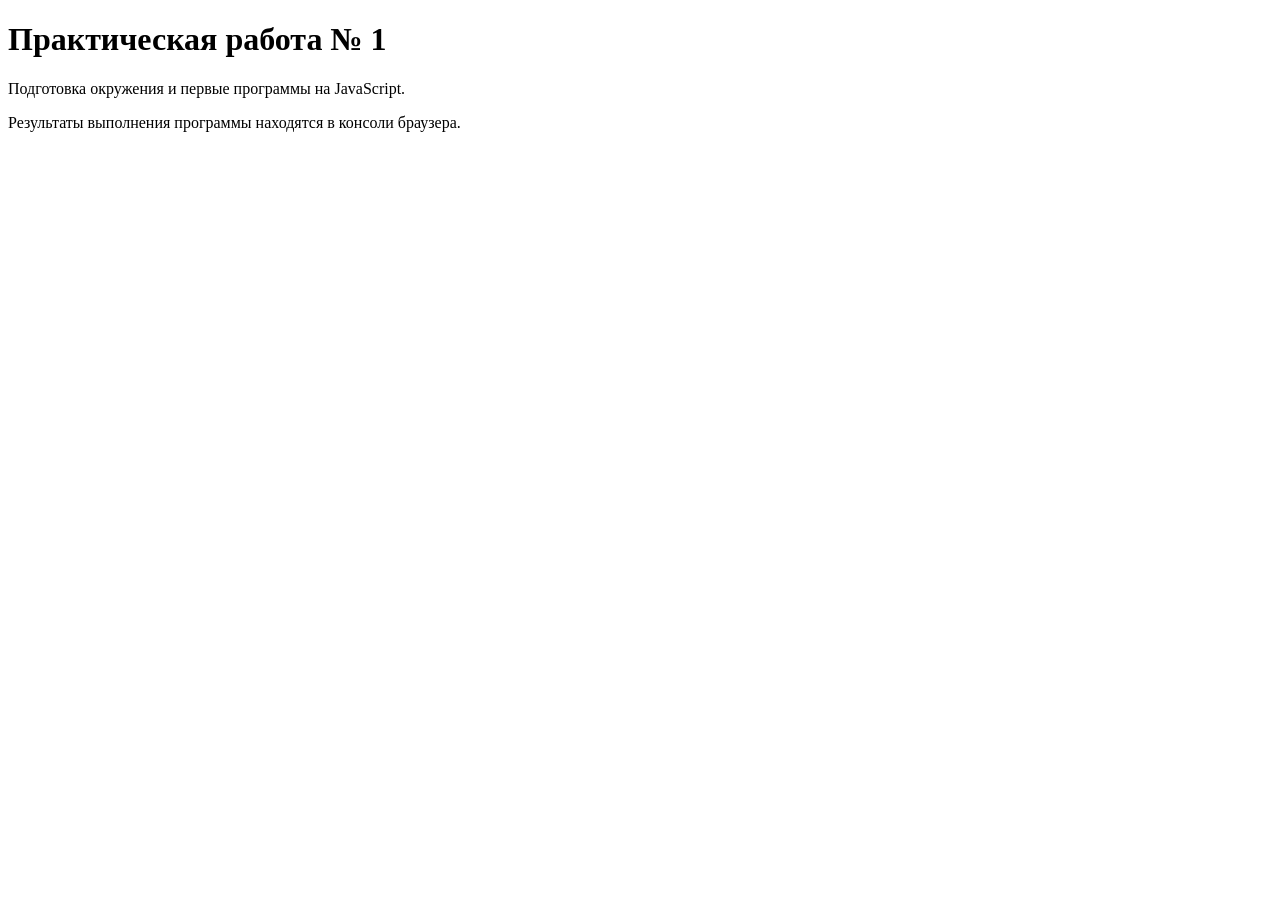
<file: practice-01/index.html>
<!doctype html>
<html lang="ru">
  <head>
    <meta charset="UTF-8" />
    <meta name="viewport" content="width=device-width, initial-scale=1.0" />
    <title>ПР1 — JavaScript</title>
    <script src="./js/hello.js" defer></script>
  </head>
  <body>
    <main>
      <script src="./js/debug.js" defer></script>
      <h1>Практическая работа № 1</h1>
      <p>Подготовка окружения и первые программы на JavaScript.</p>
      <p>Результаты выполнения программы находятся в консоли браузера.</p>
    </main>
  </body>
</html>
</file>
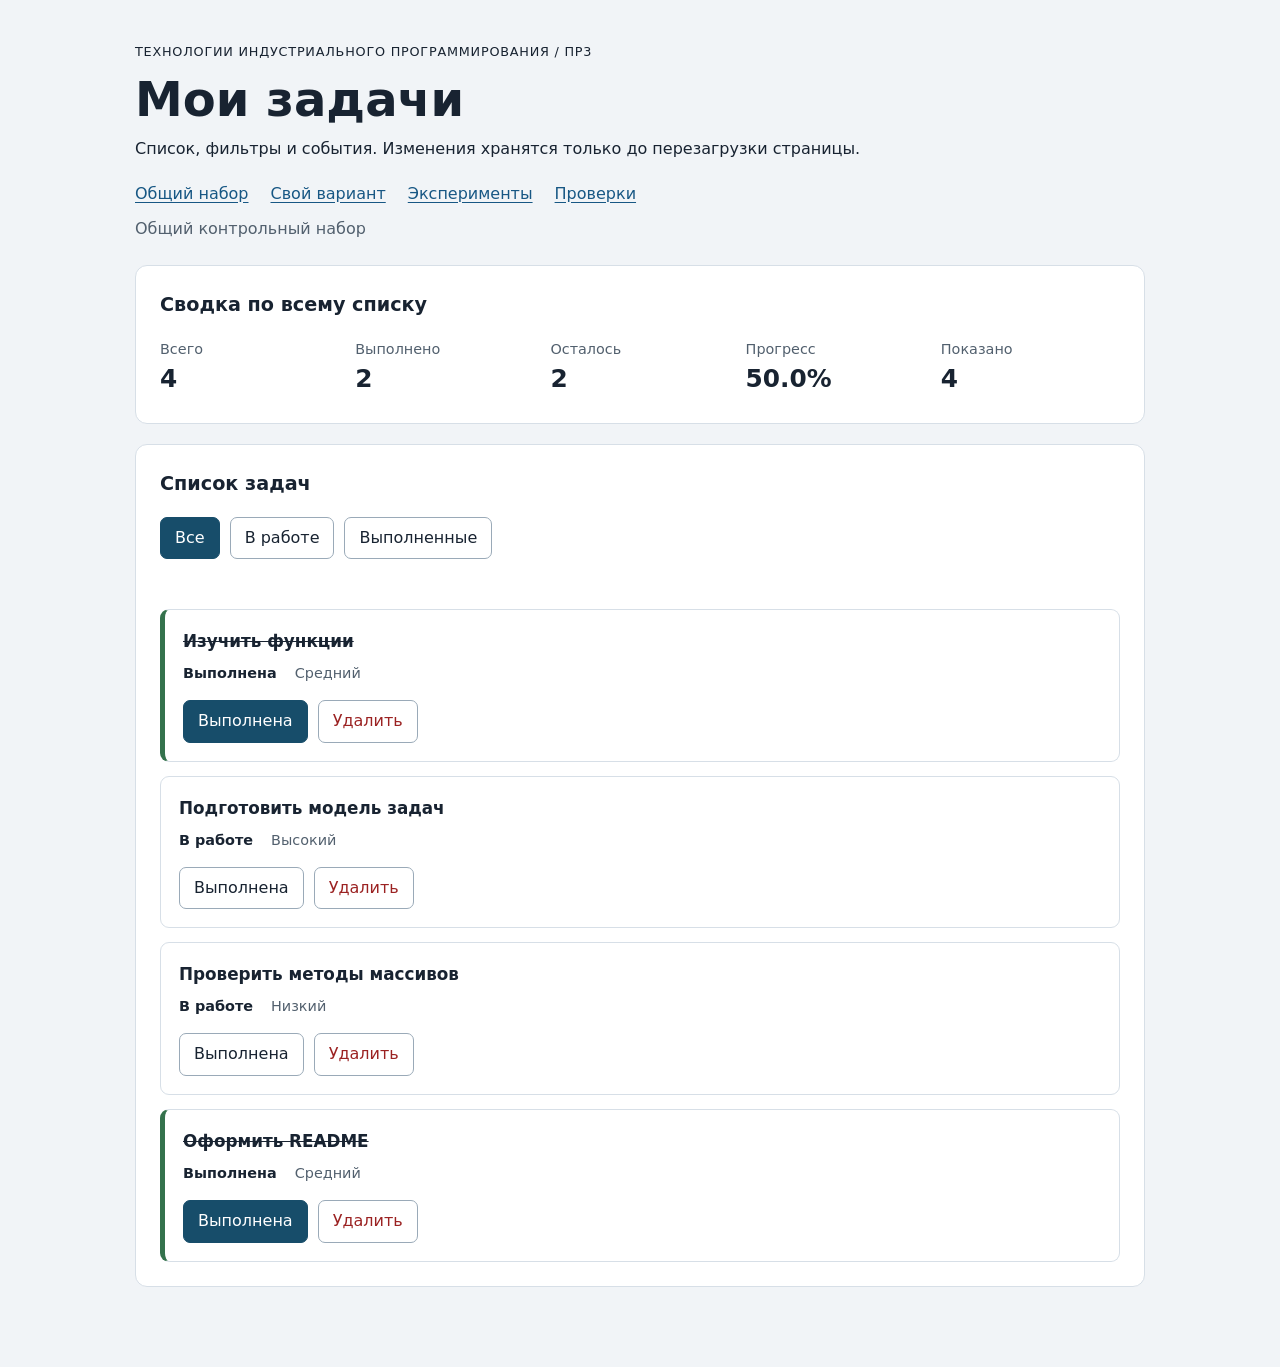
<file: practice-03/index.html>
<!doctype html>
<html lang="ru">
  <head>
    <meta charset="utf-8" />
    <meta name="viewport" content="width=device-width, initial-scale=1" />
    <title>ПР3 — Работа с DOM и событиями</title>
    <link rel="icon" href="data:," />
    <link rel="stylesheet" href="./styles.css" />
    <script type="module" src="./src/main.js"></script>
  </head>
  <body>
    <main class="page">
      <header class="page-header">
        <p class="eyebrow">Технологии индустриального программирования / ПР3</p>
        <h1>Мои задачи</h1>
        <p>
          Список, фильтры и события. Изменения хранятся только до перезагрузки
          страницы.
        </p>
        <nav class="page-links" aria-label="Учебные страницы">
          <a href="./index.html">Общий набор</a>
          <a href="./index.html?dataset=variant">Свой вариант</a>
          <a href="./examples/dom-events.html">Эксперименты</a>
          <a href="./checks.html">Проверки</a>
        </nav>
        <p id="dataset-label" class="muted">Набор ещё не загружен</p>
      </header>

      <section aria-labelledby="summary-heading" class="panel">
        <h2 id="summary-heading">Сводка по всему списку</h2>
        <dl id="task-summary" class="summary-grid">
          <div>
            <dt>Всего</dt>
            <dd data-stat="total">—</dd>
          </div>
          <div>
            <dt>Выполнено</dt>
            <dd data-stat="completed">—</dd>
          </div>
          <div>
            <dt>Осталось</dt>
            <dd data-stat="pending">—</dd>
          </div>
          <div>
            <dt>Прогресс</dt>
            <dd data-stat="progress">—</dd>
          </div>
          <div>
            <dt>Показано</dt>
            <dd data-stat="visible">—</dd>
          </div>
        </dl>
      </section>

      <section class="panel" aria-labelledby="list-heading">
        <h2 id="list-heading">Список задач</h2>
        <div
          id="task-filters"
          class="filters"
          role="group"
          aria-label="Фильтр по статусу"
        >
          <button
            type="button"
            data-filter="all"
            aria-pressed="true"
            class="is-active"
          >
            <span class="filter-label">Все</span>
          </button>
          <button type="button" data-filter="pending" aria-pressed="false">
            <span class="filter-label">В работе</span>
          </button>
          <button type="button" data-filter="completed" aria-pressed="false">
            <span class="filter-label">Выполненные</span>
          </button>
        </div>
        <p
          id="operation-message"
          class="operation-message"
          role="status"
          aria-live="polite"
        ></p>
        <p id="empty-message" class="empty-message" hidden></p>
        <ul id="task-list" class="task-list" aria-label="Задачи"></ul>
        <noscript
          >Для выполнения работы необходимо разрешить JavaScript в
          браузере.</noscript
        >
      </section>
    </main>
  </body>
</html>
</file>
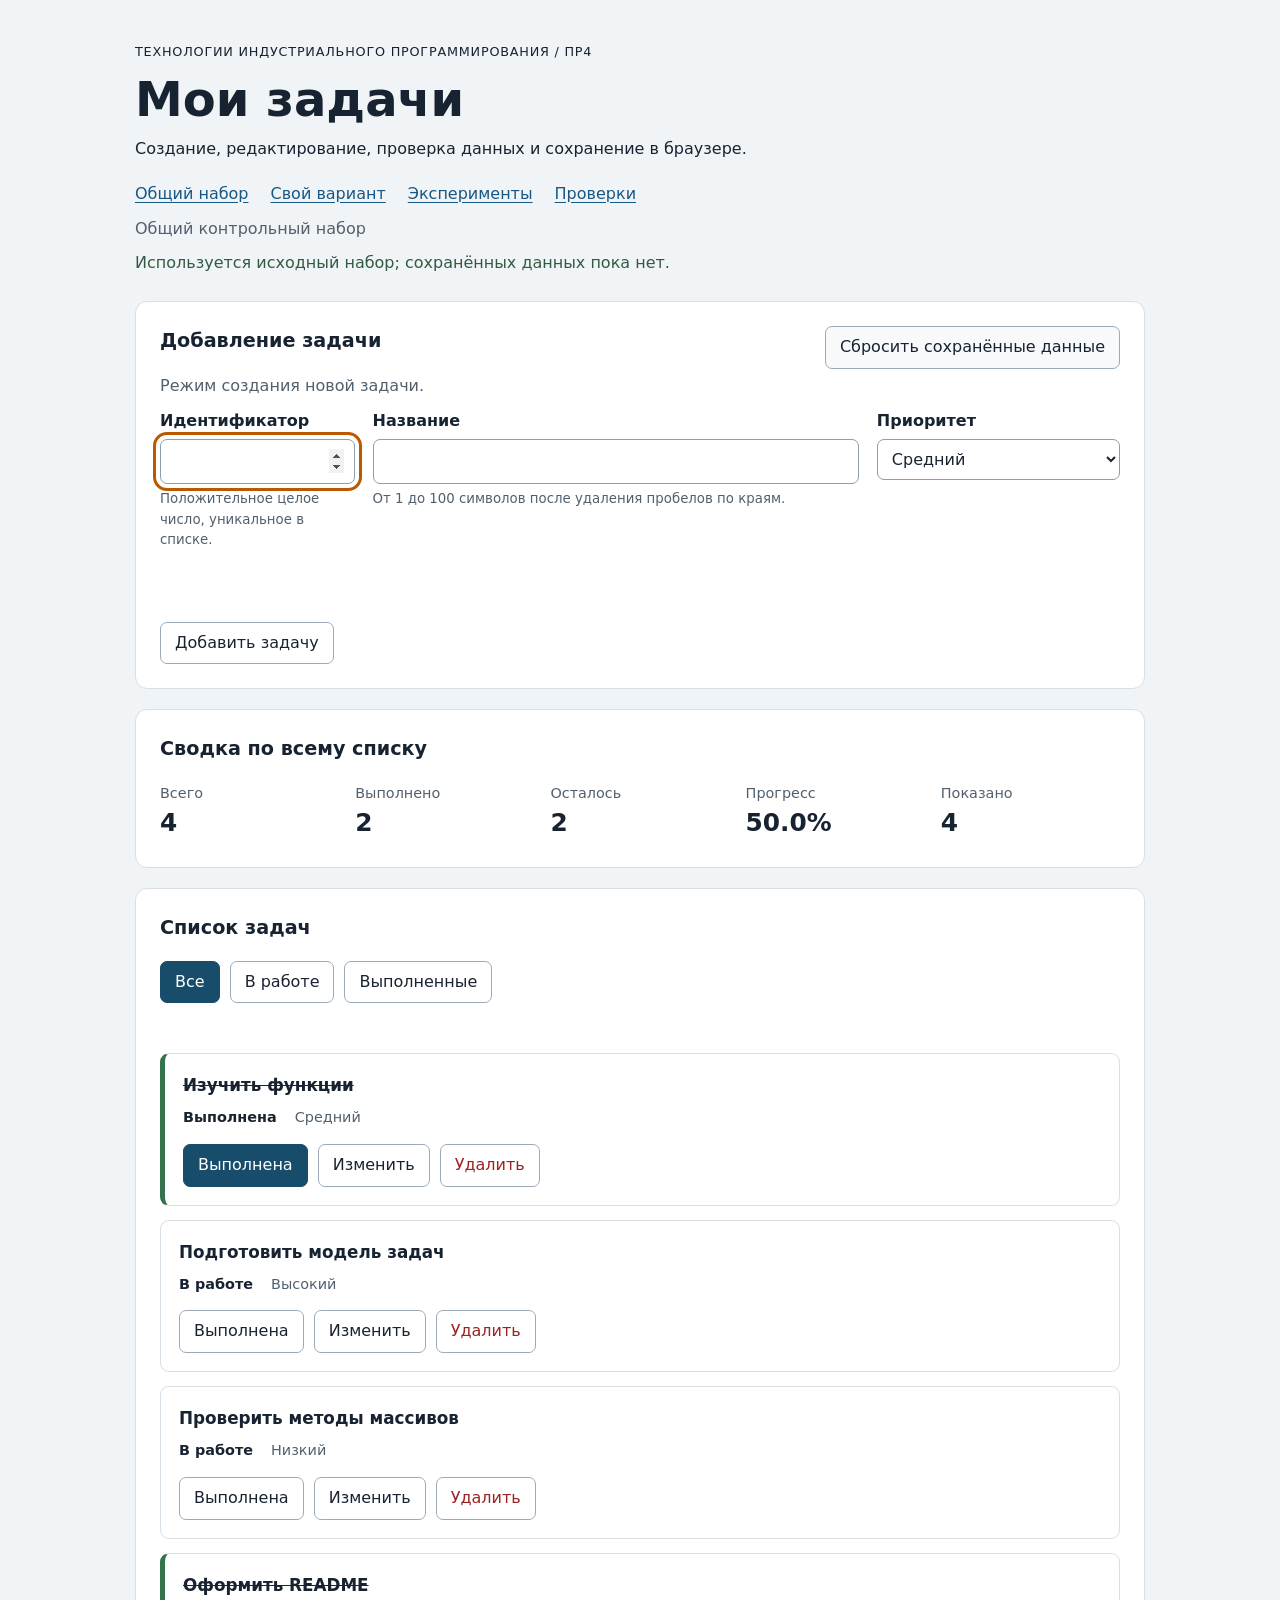
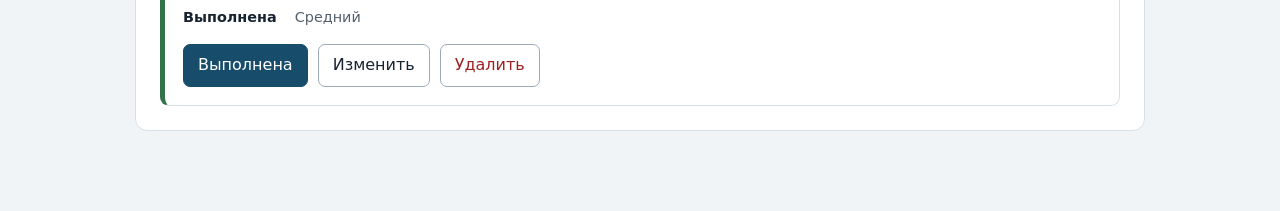
<file: practice-04/index.html>
<!doctype html>
<html lang="ru">
<head>
  <meta charset="utf-8">
  <meta name="viewport" content="width=device-width, initial-scale=1">
  <title>ПР4 — Формы, валидация и локальное хранение</title>
  <link rel="icon" href="data:,">
  <link rel="stylesheet" href="./styles.css">
  <script type="module" src="./src/main.js"></script>
</head>
<body>
  <main class="page">
    <header class="page-header">
      <p class="eyebrow">Технологии индустриального программирования / ПР4</p>
      <h1>Мои задачи</h1>
      <p>Создание, редактирование, проверка данных и сохранение в браузере.</p>
      <nav class="page-links" aria-label="Учебные страницы">
        <a href="./index.html">Общий набор</a>
        <a href="./index.html?dataset=variant">Свой вариант</a>
        <a href="./examples/forms-storage.html">Эксперименты</a>
        <a href="./checks.html">Проверки</a>
      </nav>
      <p id="dataset-label" class="muted">Набор ещё не загружен</p>
      <p id="storage-status" class="storage-status" role="status" aria-live="polite"></p>
    </header>

    <section class="panel" aria-labelledby="form-heading">
      <div class="panel-heading">
        <div>
          <h2 id="form-heading">Добавление задачи</h2>
          <p id="form-mode" class="muted">Режим создания новой задачи.</p>
        </div>
        <button id="reset-data" type="button" class="button-secondary">Сбросить сохранённые данные</button>
      </div>

      <form id="task-form">
        <div class="form-grid">
          <div class="field">
            <label for="task-id">Идентификатор</label>
            <input id="task-id" name="id" type="number" min="1" step="1" required
                   aria-describedby="task-id-hint task-id-error">
            <small id="task-id-hint">Положительное целое число, уникальное в списке.</small>
            <p id="task-id-error" class="field-error" data-error-for="id" aria-live="polite"></p>
          </div>

          <div class="field field-wide">
            <label for="task-title">Название</label>
            <input id="task-title" name="title" type="text" maxlength="100" required
                   aria-describedby="task-title-hint task-title-error">
            <small id="task-title-hint">От 1 до 100 символов после удаления пробелов по краям.</small>
            <p id="task-title-error" class="field-error" data-error-for="title" aria-live="polite"></p>
          </div>

          <div class="field">
            <label for="task-priority">Приоритет</label>
            <select id="task-priority" name="priority" required
                    aria-describedby="task-priority-error">
              <option value="medium">Средний</option>
              <option value="low">Низкий</option>
              <option value="high">Высокий</option>
            </select>
            <p id="task-priority-error" class="field-error" data-error-for="priority" aria-live="polite"></p>
          </div>
        </div>

        <p id="form-message" class="operation-message" role="status" aria-live="polite"></p>
        <div class="form-actions">
          <button id="form-submit" type="submit">Добавить задачу</button>
          <button id="cancel-edit" type="button" class="button-secondary" hidden>Отменить редактирование</button>
        </div>
      </form>
    </section>

    <section aria-labelledby="summary-heading" class="panel">
      <h2 id="summary-heading">Сводка по всему списку</h2>
      <dl id="task-summary" class="summary-grid">
        <div><dt>Всего</dt><dd data-stat="total">—</dd></div>
        <div><dt>Выполнено</dt><dd data-stat="completed">—</dd></div>
        <div><dt>Осталось</dt><dd data-stat="pending">—</dd></div>
        <div><dt>Прогресс</dt><dd data-stat="progress">—</dd></div>
        <div><dt>Показано</dt><dd data-stat="visible">—</dd></div>
      </dl>
    </section>

    <section class="panel" aria-labelledby="list-heading">
      <h2 id="list-heading">Список задач</h2>
      <div id="task-filters" class="filters" role="group" aria-label="Фильтр по статусу">
        <button type="button" data-filter="all" aria-pressed="true" class="is-active"><span class="filter-label">Все</span></button>
        <button type="button" data-filter="pending" aria-pressed="false"><span class="filter-label">В работе</span></button>
        <button type="button" data-filter="completed" aria-pressed="false"><span class="filter-label">Выполненные</span></button>
      </div>
      <p id="operation-message" class="operation-message" role="status" aria-live="polite"></p>
      <p id="empty-message" class="empty-message" hidden></p>
      <ul id="task-list" class="task-list" aria-label="Задачи"></ul>
      <noscript>Для выполнения работы необходимо разрешить JavaScript в браузере.</noscript>
    </section>
  </main>
</body>
</html>
</file>
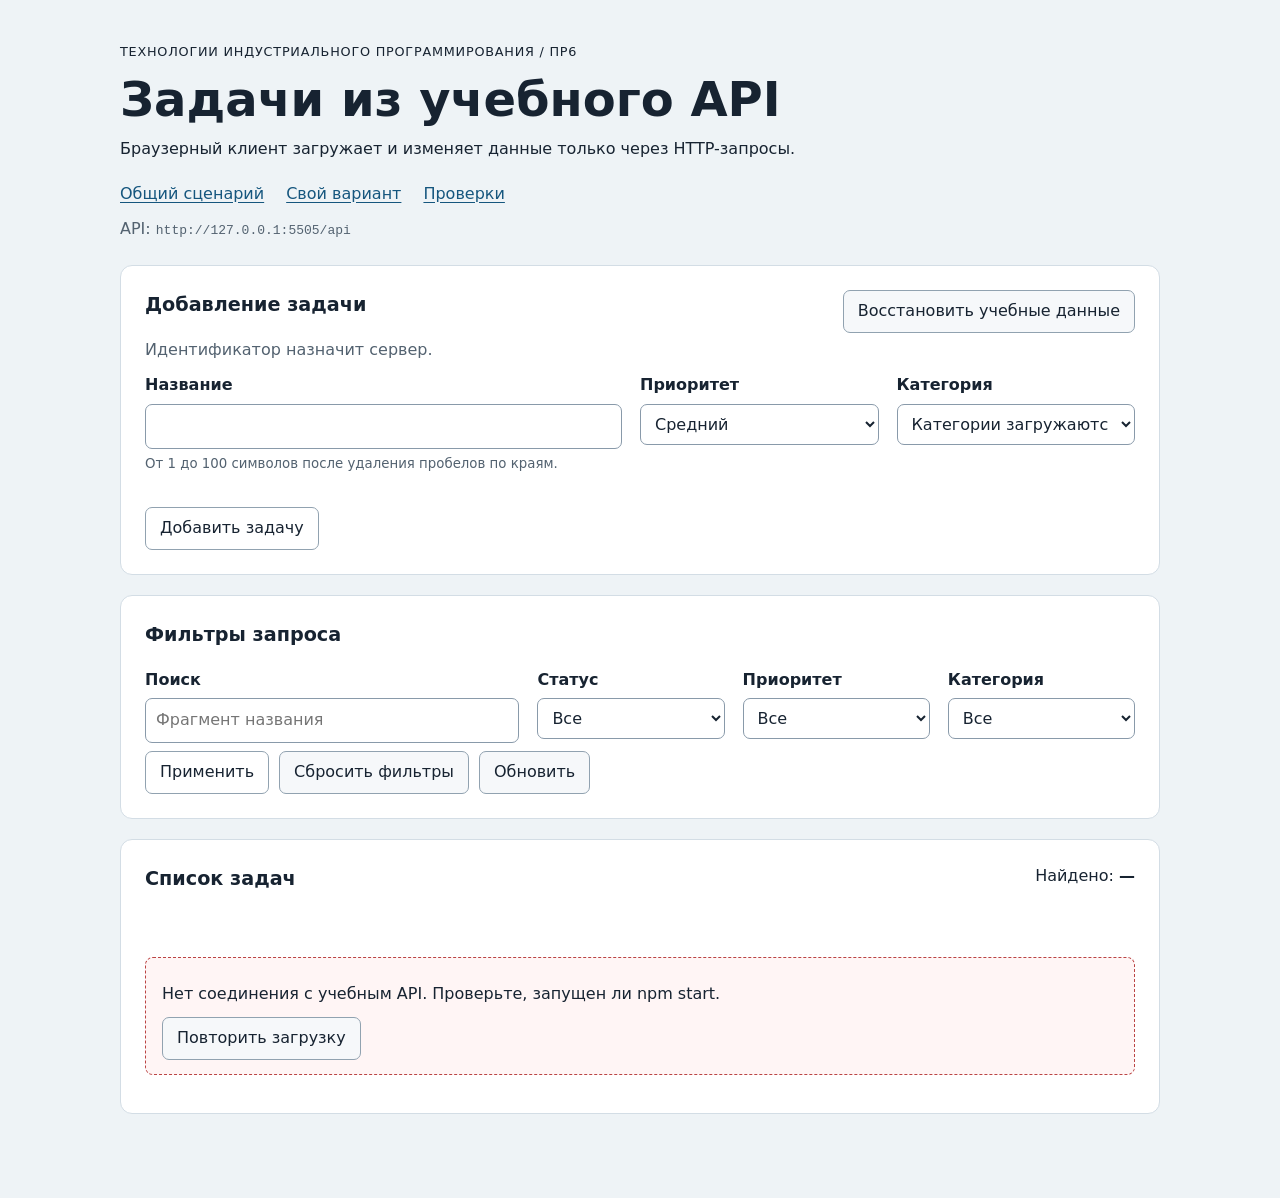
<file: practice-06/index.html>
<!doctype html>
<html lang="ru">
<head>
  <meta charset="utf-8">
  <meta name="viewport" content="width=device-width, initial-scale=1">
  <title>ПР6 — Браузерный клиент HTTP API</title>
  <link rel="icon" href="data:,">
  <link rel="stylesheet" href="./styles.css">
  <script type="module" src="./src/main.js"></script>
</head>
<body>
  <main class="page">
    <header class="page-header">
      <p class="eyebrow">Технологии индустриального программирования / ПР6</p>
      <h1>Задачи из учебного API</h1>
      <p>Браузерный клиент загружает и изменяет данные только через HTTP-запросы.</p>
      <nav class="page-links" aria-label="Учебные страницы">
        <a href="./index.html">Общий сценарий</a>
        <a href="./index.html?dataset=variant">Свой вариант</a>
        <a href="./checks.html">Проверки</a>
      </nav>
      <p class="muted">API: <code id="api-url">адрес определяется…</code></p>
    </header>

    <section class="panel" aria-labelledby="editor-heading">
      <div class="panel-heading">
        <div>
          <h2 id="editor-heading">Добавление задачи</h2>
          <p id="form-mode" class="muted">Идентификатор назначит сервер.</p>
        </div>
        <button id="reset-data" type="button" class="button-secondary">Восстановить учебные данные</button>
      </div>

      <form id="task-form" novalidate>
        <div class="form-grid">
          <div class="field field-wide">
            <label for="task-title">Название</label>
            <input id="task-title" name="title" type="text" maxlength="100" required
                   aria-describedby="task-title-hint task-title-error">
            <small id="task-title-hint">От 1 до 100 символов после удаления пробелов по краям.</small>
            <p id="task-title-error" class="field-error" data-error-for="title" aria-live="polite"></p>
          </div>

          <div class="field">
            <label for="task-priority">Приоритет</label>
            <select id="task-priority" name="priority" required
                    aria-describedby="task-priority-error">
              <option value="medium">Средний</option>
              <option value="low">Низкий</option>
              <option value="high">Высокий</option>
            </select>
            <p id="task-priority-error" class="field-error" data-error-for="priority" aria-live="polite"></p>
          </div>

          <div class="field">
            <label for="task-category">Категория</label>
            <select id="task-category" name="categoryId" required
                    aria-describedby="task-category-error">
              <option value="">Категории загружаются…</option>
            </select>
            <p id="task-category-error" class="field-error" data-error-for="categoryId" aria-live="polite"></p>
          </div>
        </div>

        <div class="form-actions">
          <button id="form-submit" type="submit">Добавить задачу</button>
          <button id="cancel-edit" type="button" class="button-secondary" hidden>Отменить редактирование</button>
        </div>
      </form>
    </section>

    <section class="panel" aria-labelledby="filters-heading">
      <h2 id="filters-heading">Фильтры запроса</h2>
      <form id="filters-form">
        <div class="filter-grid">
          <div class="field field-wide">
            <label for="filter-query">Поиск</label>
            <input id="filter-query" name="q" type="search" maxlength="100" placeholder="Фрагмент названия">
          </div>
          <div class="field">
            <label for="filter-completed">Статус</label>
            <select id="filter-completed" name="completed">
              <option value="">Все</option>
              <option value="false">В работе</option>
              <option value="true">Выполненные</option>
            </select>
          </div>
          <div class="field">
            <label for="filter-priority">Приоритет</label>
            <select id="filter-priority" name="priority">
              <option value="">Все</option>
              <option value="low">Низкий</option>
              <option value="medium">Средний</option>
              <option value="high">Высокий</option>
            </select>
          </div>
          <div class="field">
            <label for="filter-category">Категория</label>
            <select id="filter-category" name="categoryId">
              <option value="">Все</option>
            </select>
          </div>
        </div>
        <div class="form-actions">
          <button type="submit">Применить</button>
          <button id="clear-filters" type="button" class="button-secondary">Сбросить фильтры</button>
          <button id="refresh-list" type="button" class="button-secondary">Обновить</button>
        </div>
      </form>
    </section>

    <section id="list-panel" class="panel" aria-labelledby="list-heading" aria-busy="false">
      <div class="panel-heading">
        <h2 id="list-heading">Список задач</h2>
        <p class="counter">Найдено: <strong id="task-total">—</strong></p>
      </div>

      <p id="operation-message" class="operation-message" role="status" aria-live="polite"></p>
      <div id="list-state" class="list-state" role="status" aria-live="polite">
        <p data-state-message>Приложение ещё не запущено.</p>
        <button id="retry-load" type="button" class="button-secondary" hidden>Повторить загрузку</button>
      </div>
      <ul id="task-list" class="task-list" aria-label="Задачи"></ul>
      <noscript>Для выполнения работы необходимо разрешить JavaScript в браузере.</noscript>
    </section>
  </main>
</body>
</html>
</file>
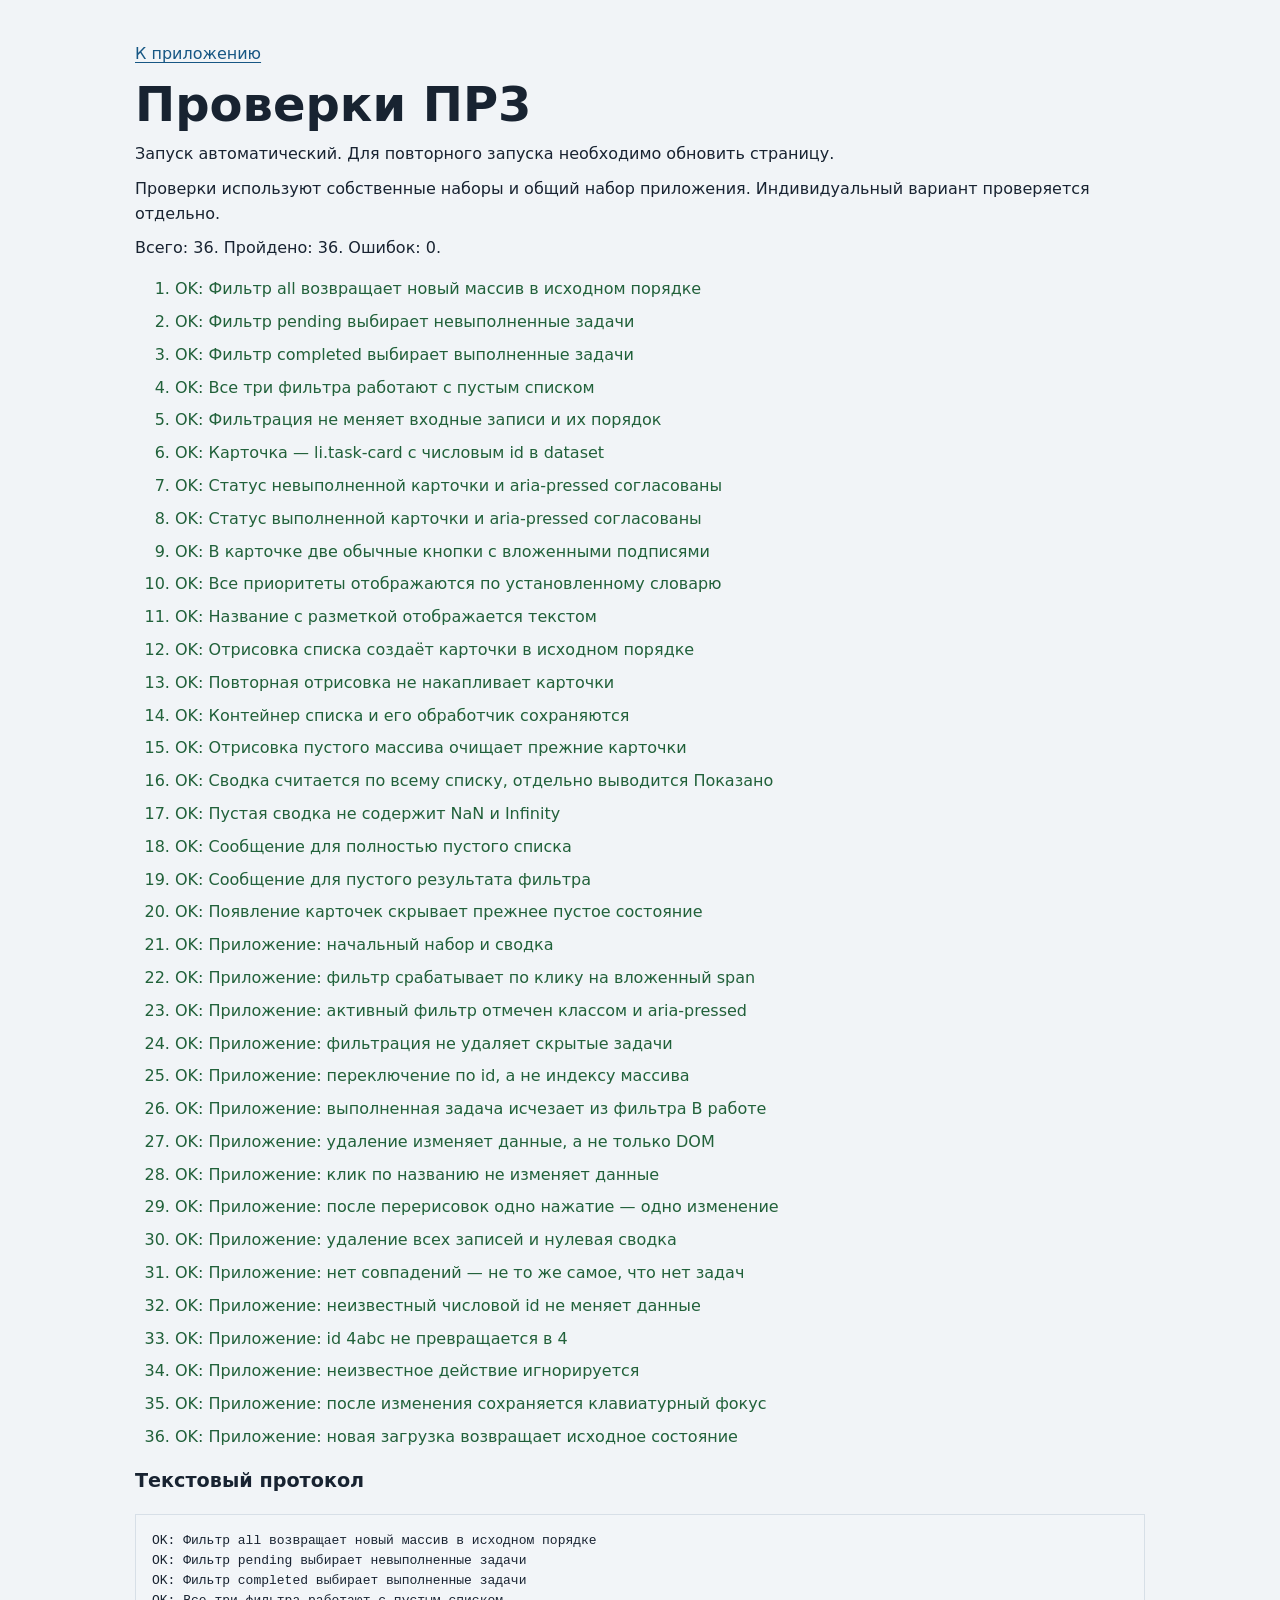
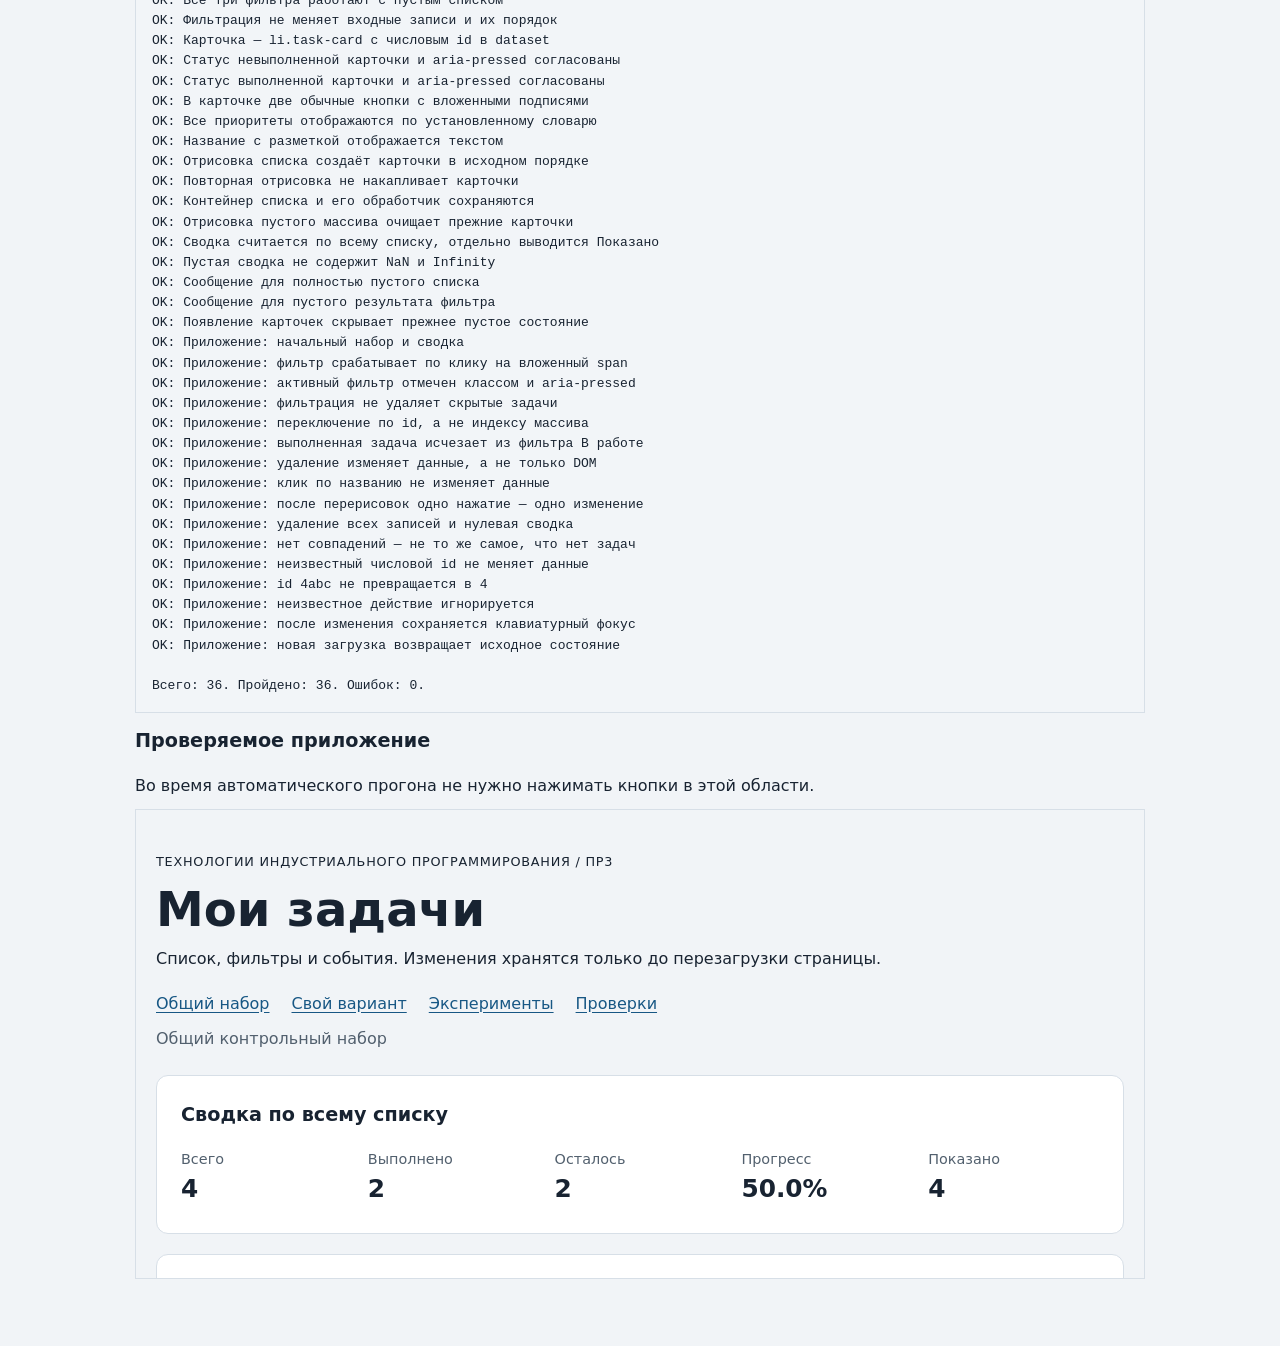
<file: practice-03/checks.html>
<!doctype html>
<html lang="ru">
  <head>
    <meta charset="utf-8" />
    <meta name="viewport" content="width=device-width, initial-scale=1" />
    <title>ПР3 — Проверки интерфейса</title>
    <link rel="icon" href="data:," />
    <link rel="stylesheet" href="./styles.css" />
    <script type="module" src="./checks/browser.checks.js"></script>
  </head>
  <body>
    <main class="page">
      <p><a href="./index.html">К приложению</a></p>
      <h1>Проверки ПР3</h1>
      <p>
        Запуск автоматический. Для повторного запуска необходимо обновить
        страницу.
      </p>
      <p>
        Проверки используют собственные наборы и общий набор приложения.
        Индивидуальный вариант проверяется отдельно.
      </p>
      <p id="check-summary" role="status">
        Проверки не завершены. Если сообщение не меняется, необходимо открыть
        Console и проверить ошибки импорта.
      </p>
      <ol id="check-results" class="check-list"></ol>
      <h2>Текстовый протокол</h2>
      <pre id="check-log"></pre>
      <h2>Проверяемое приложение</h2>
      <p>
        Во время автоматического прогона не нужно нажимать кнопки в этой
        области.
      </p>
      <iframe
        id="test-frame"
        class="test-preview"
        title="Приложение для автоматических проверок"
      ></iframe>
      <div id="test-fixture" class="test-fixture" aria-hidden="true"></div>
    </main>
  </body>
</html>
</file>
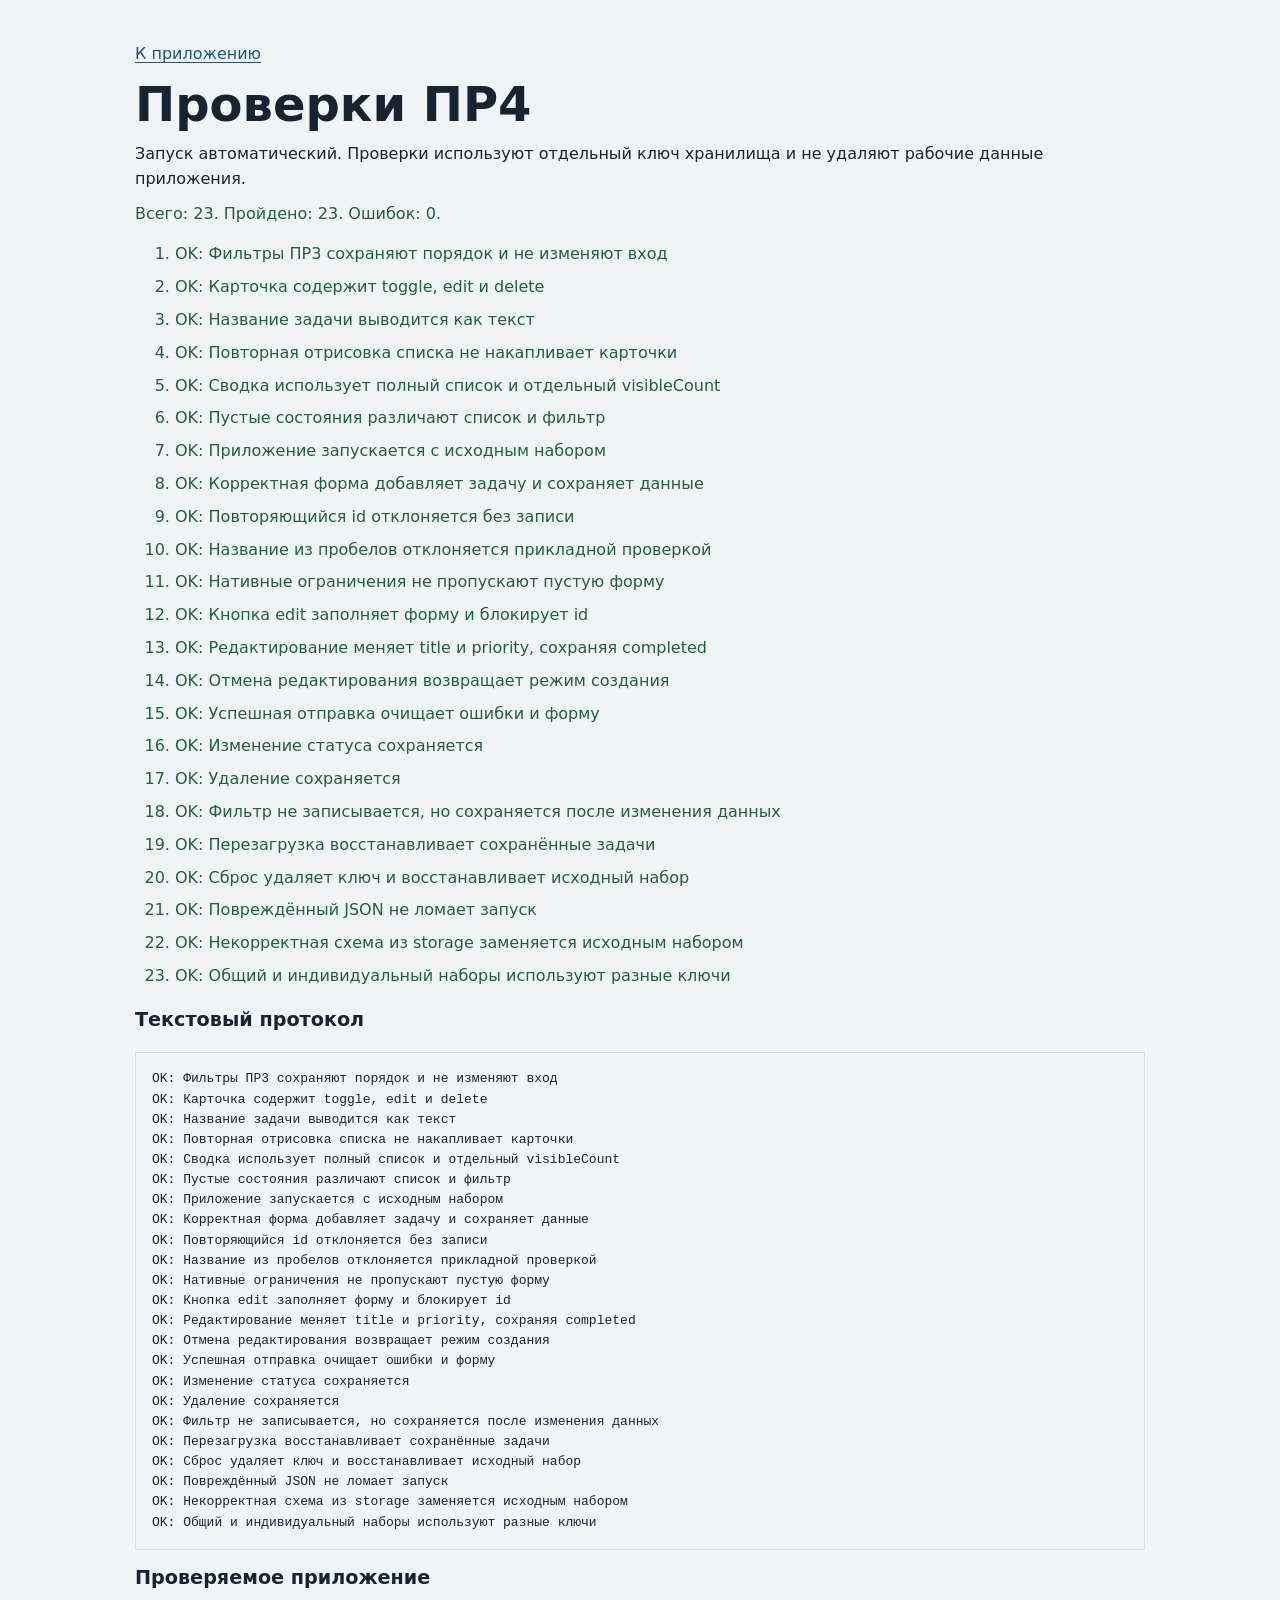
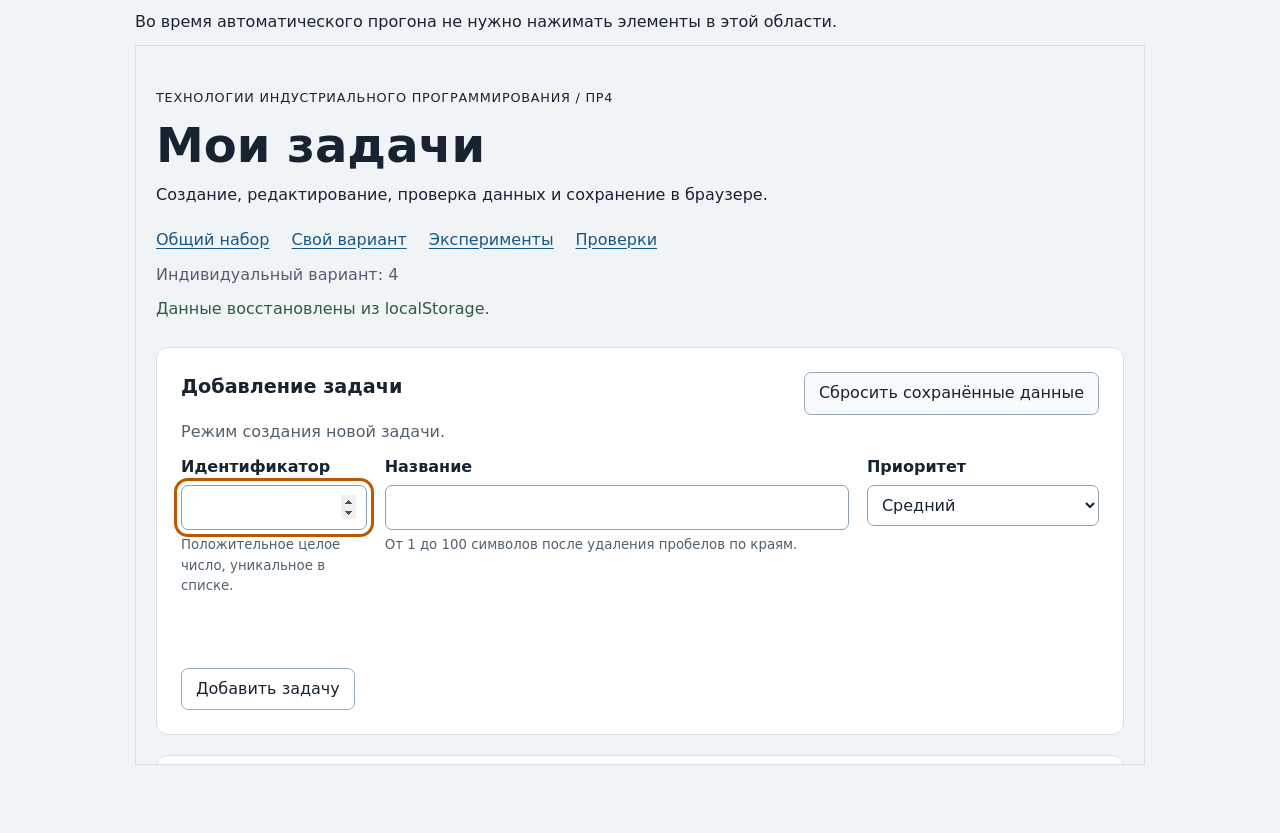
<file: practice-04/checks.html>
<!doctype html>
<html lang="ru">
<head>
  <meta charset="utf-8">
  <meta name="viewport" content="width=device-width, initial-scale=1">
  <title>ПР4 — Проверки интерфейса</title>
  <link rel="icon" href="data:,">
  <link rel="stylesheet" href="./styles.css">
  <script type="module" src="./checks/browser.checks.js"></script>
</head>
<body>
  <main class="page">
    <p><a href="./index.html">К приложению</a></p>
    <h1>Проверки ПР4</h1>
    <p>Запуск автоматический. Проверки используют отдельный ключ хранилища и не удаляют рабочие данные приложения.</p>
    <p id="check-summary" role="status">Проверки не завершены. Если сообщение не меняется, откройте Console и проверьте ошибки импорта.</p>
    <ol id="check-results" class="check-list"></ol>
    <h2>Текстовый протокол</h2>
    <pre id="check-log"></pre>
    <h2>Проверяемое приложение</h2>
    <p>Во время автоматического прогона не нужно нажимать элементы в этой области.</p>
    <iframe id="test-frame" class="test-preview" title="Приложение для автоматических проверок"></iframe>
    <div id="test-fixture" class="test-fixture" aria-hidden="true"></div>
  </main>
</body>
</html>
</file>
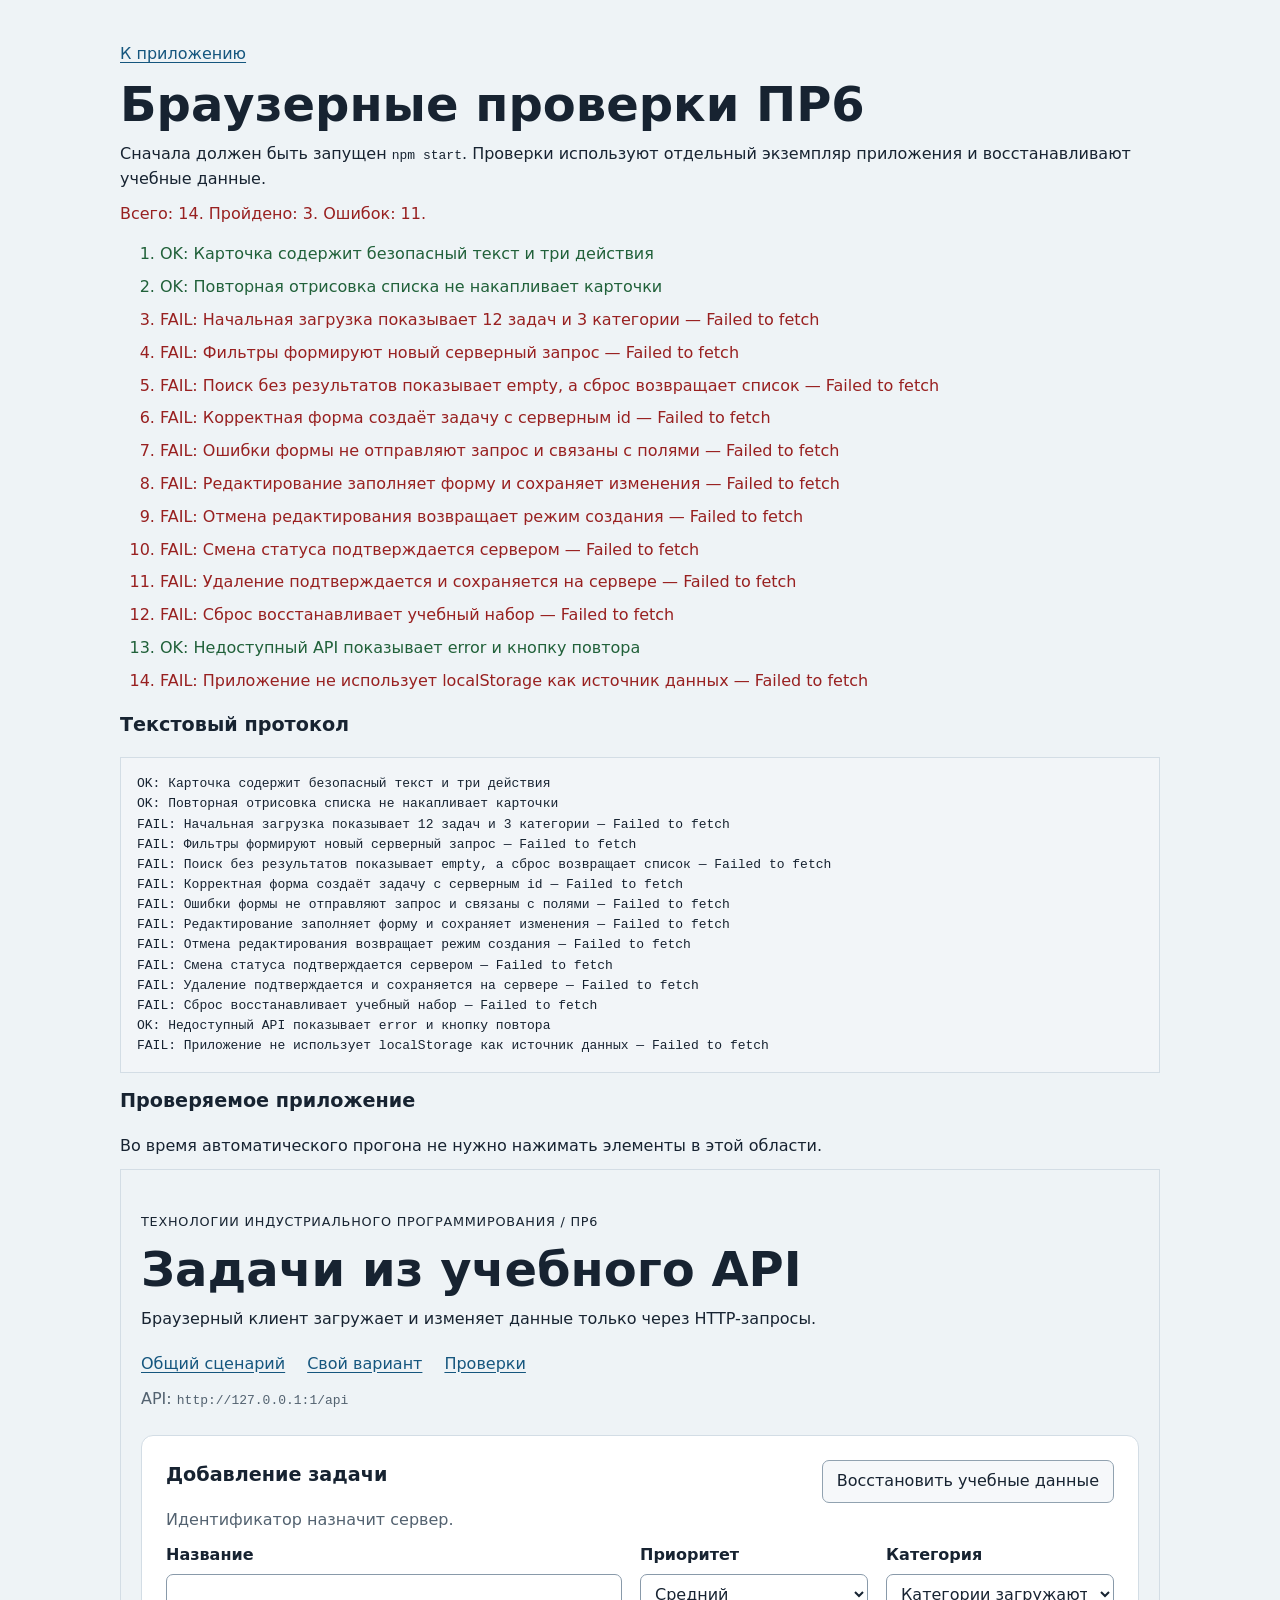
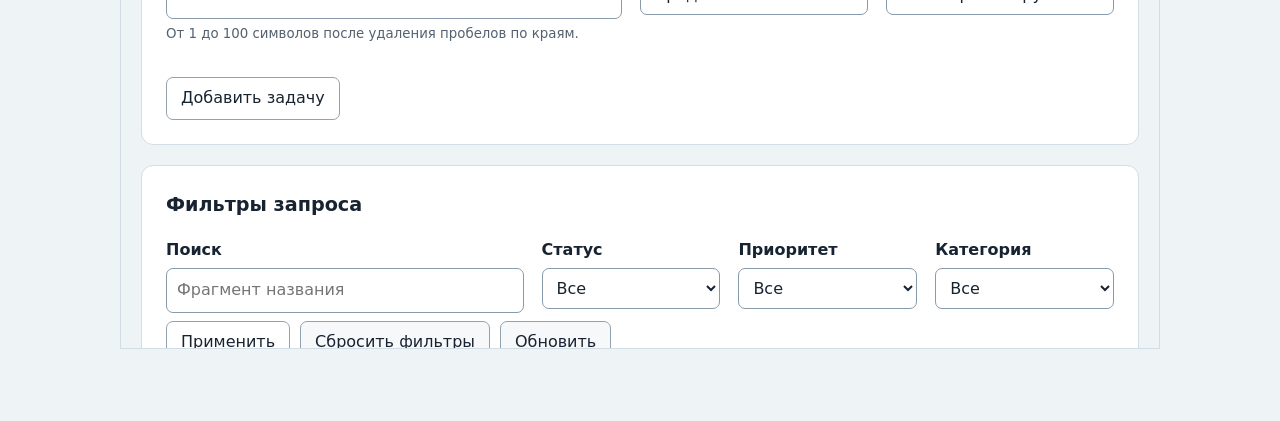
<file: practice-06/checks.html>
<!doctype html>
<html lang="ru">
<head>
  <meta charset="utf-8">
  <meta name="viewport" content="width=device-width, initial-scale=1">
  <title>ПР6 — Проверки интерфейса</title>
  <link rel="icon" href="data:,">
  <link rel="stylesheet" href="./styles.css">
  <script type="module" src="./checks/browser.checks.js"></script>
</head>
<body>
  <main class="page">
    <p><a href="./index.html">К приложению</a></p>
    <h1>Браузерные проверки ПР6</h1>
    <p>Сначала должен быть запущен <code>npm start</code>. Проверки используют отдельный экземпляр приложения и восстанавливают учебные данные.</p>
    <p id="check-summary" role="status">Проверки не завершены. Если сообщение не меняется, откройте Console и проверьте ошибки импорта.</p>
    <ol id="check-results" class="check-list"></ol>
    <h2>Текстовый протокол</h2>
    <pre id="check-log"></pre>
    <h2>Проверяемое приложение</h2>
    <p>Во время автоматического прогона не нужно нажимать элементы в этой области.</p>
    <iframe id="test-frame" class="test-preview" title="Приложение для автоматических проверок"></iframe>
    <div id="test-fixture" class="test-fixture" aria-hidden="true"></div>
  </main>
</body>
</html>
</file>
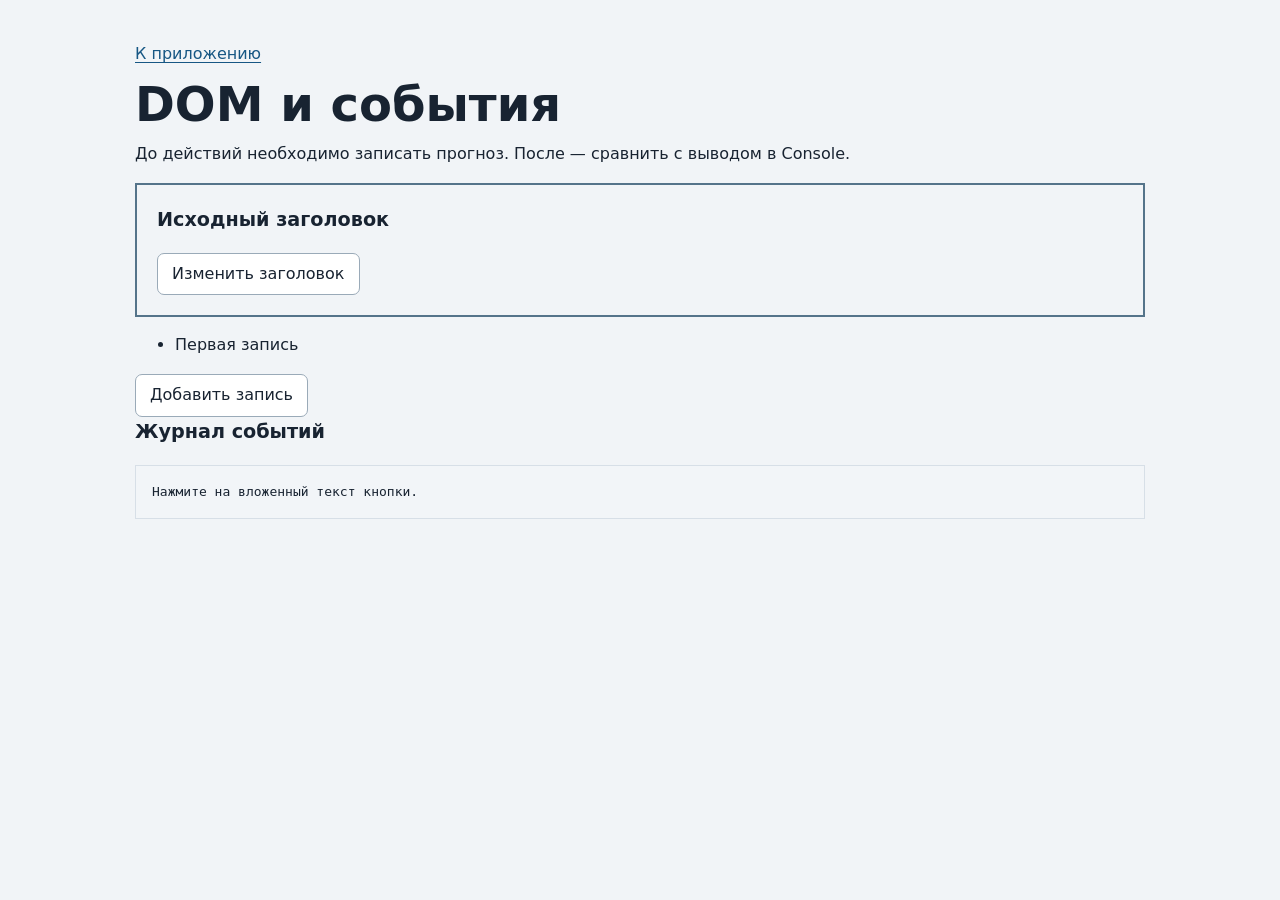
<file: practice-03/examples/dom-events.html>
<!doctype html>
<html lang="ru">
  <head>
    <meta charset="utf-8" />
    <meta name="viewport" content="width=device-width, initial-scale=1" />
    <title>ПР3 — Эксперименты с DOM</title>
    <link rel="icon" href="data:," />
    <link rel="stylesheet" href="../styles.css" />
    <script type="module" src="./dom-events.js"></script>
  </head>
  <body>
    <main class="page">
      <p><a href="../index.html">К приложению</a></p>
      <h1>DOM и события</h1>
      <p>
        До действий необходимо записать прогноз. После — сравнить с выводом в
        Console.
      </p>
      <section
        id="lab-card"
        class="lab-card"
        aria-label="Контейнер эксперимента"
      >
        <h2 id="lab-title">Исходный заголовок</h2>
        <button id="lab-button" type="button" data-task-id="23">
          <span id="lab-label">Изменить заголовок</span>
        </button>
      </section>
      <ul id="lab-list">
        <li>Первая запись</li>
      </ul>
      <button id="append-button" type="button">Добавить запись</button>
      <h2>Журнал событий</h2>
      <pre id="lab-log" aria-live="polite">
Нажмите на вложенный текст кнопки.</pre
      >
    </main>
  </body>
</html>
</file>
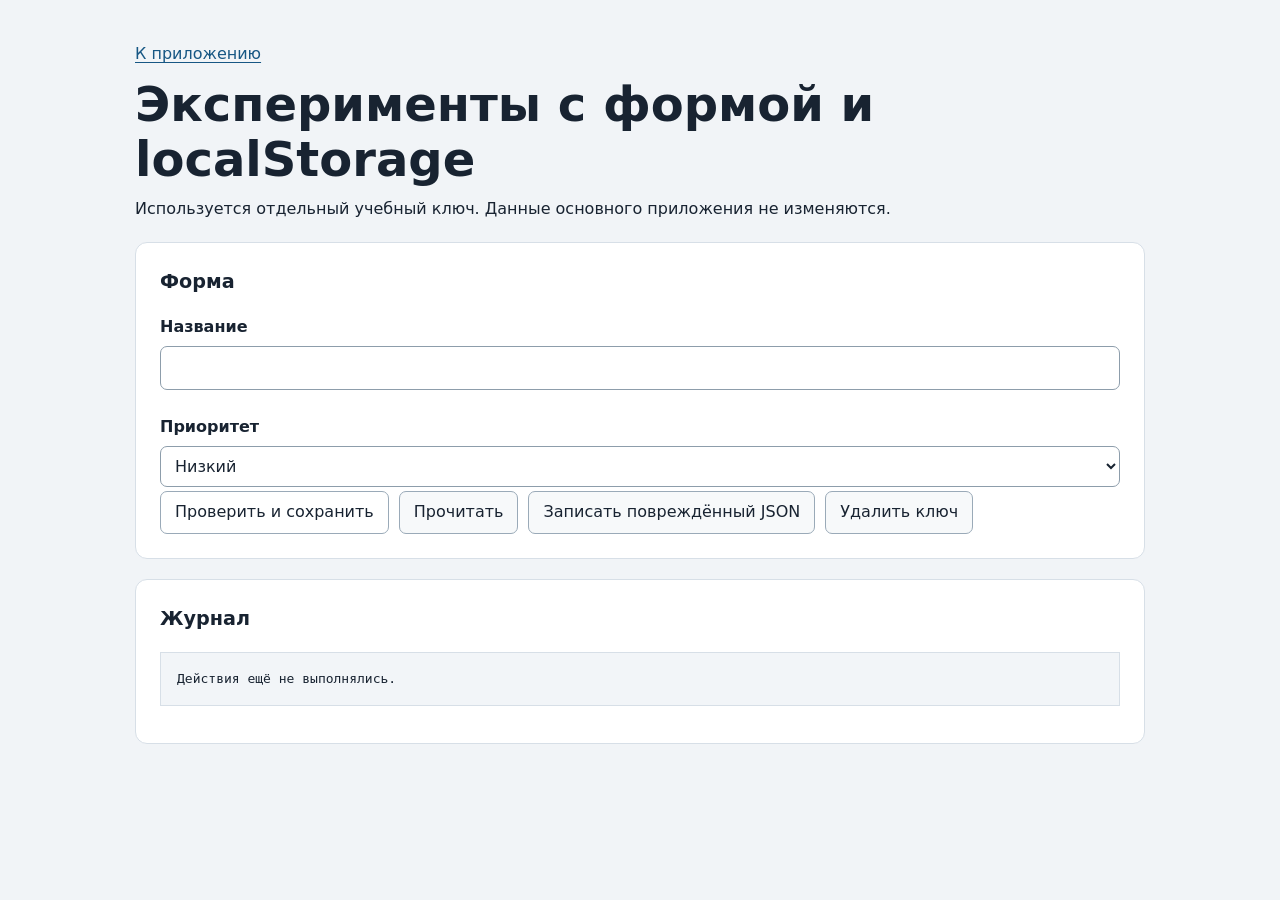
<file: practice-04/examples/forms-storage.html>
<!doctype html>
<html lang="ru">
<head>
  <meta charset="utf-8">
  <meta name="viewport" content="width=device-width, initial-scale=1">
  <title>ПР4 — Эксперименты с формой и localStorage</title>
  <link rel="icon" href="data:,">
  <link rel="stylesheet" href="../styles.css">
  <script type="module" src="./forms-storage.js"></script>
</head>
<body>
  <main class="page">
    <p><a href="../index.html">К приложению</a></p>
    <h1>Эксперименты с формой и localStorage</h1>
    <p>Используется отдельный учебный ключ. Данные основного приложения не изменяются.</p>

    <section class="panel" aria-labelledby="lab-form-heading">
      <h2 id="lab-form-heading">Форма</h2>
      <form id="lab-form">
        <div class="field">
          <label for="lab-title">Название</label>
          <input id="lab-title" name="title" required maxlength="20">
          <p id="lab-title-error" class="field-error" aria-live="polite"></p>
        </div>
        <div class="field">
          <label for="lab-priority">Приоритет</label>
          <select id="lab-priority" name="priority">
            <option value="low">Низкий</option>
            <option value="medium">Средний</option>
            <option value="high">Высокий</option>
          </select>
        </div>
        <div class="form-actions">
          <button type="submit">Проверить и сохранить</button>
          <button id="load-value" type="button" class="button-secondary">Прочитать</button>
          <button id="write-broken" type="button" class="button-secondary">Записать повреждённый JSON</button>
          <button id="remove-value" type="button" class="button-secondary">Удалить ключ</button>
        </div>
      </form>
    </section>

    <section class="panel" aria-labelledby="lab-log-heading">
      <h2 id="lab-log-heading">Журнал</h2>
      <pre id="lab-log">Действия ещё не выполнялись.</pre>
    </section>
  </main>
</body>
</html>
</file>
<file: practice-03/styles.css>
:root {
  font-family:
    system-ui,
    -apple-system,
    "Segoe UI",
    sans-serif;
  color: #182331;
  background: #f1f4f7;
  line-height: 1.55;
}
* {
  box-sizing: border-box;
}
body {
  margin: 0;
}
[hidden] {
  display: none !important;
}
.page {
  max-width: 1050px;
  padding: 32px 20px 60px;
  margin: 0 auto;
}
h1 {
  font-size: clamp(2rem, 5vw, 3rem);
  line-height: 1.15;
  margin: 10px 0;
}
h2 {
  font-size: 1.2rem;
  margin: 0 0 18px;
}
p {
  margin: 10px 0;
}
a {
  color: #175784;
  text-underline-offset: 3px;
}
.eyebrow {
  font-size: 0.8rem;
  letter-spacing: 0.06em;
  text-transform: uppercase;
}
.page-header {
  margin-bottom: 24px;
}
.page-links {
  display: flex;
  gap: 10px 22px;
  flex-wrap: wrap;
  margin-top: 20px;
}
.muted {
  color: #52606e;
}
.panel {
  background: #fff;
  border: 1px solid #d7dfe7;
  border-radius: 12px;
  padding: 24px;
  margin: 20px 0;
}
.summary-grid {
  display: grid;
  grid-template-columns: repeat(5, 1fr);
  gap: 16px;
  margin: 0;
}
dt {
  color: #52606e;
  font-size: 0.9rem;
}
dd {
  margin: 0;
  font-size: 1.55rem;
  font-weight: 700;
}
.filters,
.task-actions {
  display: flex;
  flex-wrap: wrap;
  gap: 10px;
}
button {
  font: inherit;
  color: inherit;
  border: 1px solid #9aaab8;
  border-radius: 7px;
  padding: 8px 14px;
  background: #fff;
  cursor: pointer;
}
button:hover {
  background: #edf4f8;
}
button.is-active,
button[aria-pressed="true"] {
  background: #174d6a;
  color: #fff;
  border-color: #174d6a;
}
:focus-visible {
  outline: 3px solid #bb5900;
  outline-offset: 4px;
}
.task-list {
  list-style: none;
  margin: 0;
  padding: 0;
}
.task-card {
  border: 1px solid #d7dfe7;
  border-radius: 9px;
  padding: 18px;
  margin-top: 14px;
}
.task-title {
  font-size: 1.05rem;
  margin: 0 0 7px;
  overflow-wrap: anywhere;
}
.task-status,
.task-priority {
  display: inline-block;
  font-size: 0.9rem;
  margin-right: 18px;
}
.task-status {
  font-weight: 600;
}
.task-priority {
  color: #52606e;
}
.task-actions {
  margin-top: 14px;
}
.task-card.is-completed {
  border-left: 5px solid #34724c;
}
.task-card.is-completed .task-title {
  text-decoration: line-through;
}
button[data-action="delete"] {
  color: #9b2222;
}
.operation-message {
  color: #9b2222;
  min-height: 1.6em;
}
.empty-message {
  padding: 18px 0;
  font-weight: 600;
}
pre {
  background: #f2f5f8;
  border: 1px solid #d7dfe7;
  padding: 16px;
  overflow: auto;
  white-space: pre-wrap;
}
.check-pass {
  color: #21613a;
}
.check-fail {
  color: #9b2222;
}
.check-list li {
  margin: 8px 0;
  overflow-wrap: anywhere;
}
.test-preview {
  width: 100%;
  height: 470px;
  border: 1px solid #d7dfe7;
  background: #fff;
}
.test-fixture {
  position: absolute;
  left: -10000px;
  width: 900px;
}
.lab-card {
  border: 2px solid #55748a;
  padding: 20px;
  margin: 16px 0;
}
@media (max-width: 640px) {
  .summary-grid {
    grid-template-columns: repeat(2, 1fr);
  }
  .panel {
    padding: 18px;
  }
  .page {
    padding-inline: 14px;
  }
}
</file>
<file: practice-04/styles.css>
:root {
  font-family: system-ui, -apple-system, "Segoe UI", sans-serif;
  color: #182331;
  background: #f1f4f7;
  line-height: 1.55;
}
* { box-sizing: border-box; }
body { margin: 0; }
[hidden] { display: none !important; }
.page { max-width: 1050px; padding: 32px 20px 60px; margin: 0 auto; }
h1 { font-size: clamp(2rem, 5vw, 3rem); line-height: 1.15; margin: 10px 0; }
h2 { font-size: 1.2rem; margin: 0 0 18px; }
p { margin: 10px 0; }
a { color: #175784; text-underline-offset: 3px; }
.eyebrow { font-size: .8rem; letter-spacing: .06em; text-transform: uppercase; }
.page-header { margin-bottom: 24px; }
.page-links { display: flex; gap: 10px 22px; flex-wrap: wrap; margin-top: 20px; }
.muted { color: #52606e; }
.storage-status { min-height: 1.6em; color: #315a42; }
.storage-status.is-warning { color: #9b4d00; }
.panel { background: #fff; border: 1px solid #d7dfe7; border-radius: 12px; padding: 24px; margin: 20px 0; }
.panel-heading { display: flex; justify-content: space-between; align-items: flex-start; gap: 20px; flex-wrap: wrap; }
.summary-grid { display: grid; grid-template-columns: repeat(5, 1fr); gap: 16px; margin: 0; }
dt { color: #52606e; font-size: .9rem; }
dd { margin: 0; font-size: 1.55rem; font-weight: 700; }
.form-grid { display: grid; grid-template-columns: minmax(160px, .8fr) minmax(260px, 2fr) minmax(160px, 1fr); gap: 18px; }
.field { display: flex; flex-direction: column; min-width: 0; }
.field label { font-weight: 650; margin-bottom: 6px; }
.field small { color: #52606e; margin-top: 5px; }
input, select { width: 100%; font: inherit; color: inherit; border: 1px solid #8d9dab; border-radius: 7px; padding: 9px 10px; background: #fff; }
input[aria-invalid="true"], select[aria-invalid="true"] { border-color: #a11e1e; box-shadow: 0 0 0 1px #a11e1e; }
.field-error { color: #9b2222; min-height: 1.45em; margin: 4px 0 0; font-size: .9rem; }
.form-actions, .filters, .task-actions { display: flex; flex-wrap: wrap; gap: 10px; }
.form-actions { margin-top: 4px; }
button { font: inherit; color: inherit; border: 1px solid #9aaab8; border-radius: 7px; padding: 8px 14px; background: #fff; cursor: pointer; }
button:hover { background: #edf4f8; }
button.is-active, button[aria-pressed="true"] { background: #174d6a; color: #fff; border-color: #174d6a; }
.button-secondary { background: #f7f9fa; }
:focus-visible { outline: 3px solid #bb5900; outline-offset: 4px; }
.task-list { list-style: none; margin: 0; padding: 0; }
.task-card { border: 1px solid #d7dfe7; border-radius: 9px; padding: 18px; margin-top: 14px; }
.task-title { font-size: 1.05rem; margin: 0 0 7px; overflow-wrap: anywhere; }
.task-status, .task-priority { display: inline-block; font-size: .9rem; margin-right: 18px; }
.task-status { font-weight: 600; }
.task-priority { color: #52606e; }
.task-actions { margin-top: 14px; }
.task-card.is-completed { border-left: 5px solid #34724c; }
.task-card.is-completed .task-title { text-decoration: line-through; }
button[data-action="delete"] { color: #9b2222; }
.operation-message { color: #9b2222; min-height: 1.6em; }
.empty-message { padding: 18px 0; font-weight: 600; }
pre { background: #f2f5f8; border: 1px solid #d7dfe7; padding: 16px; overflow: auto; white-space: pre-wrap; }
.check-pass { color: #21613a; }
.check-fail { color: #9b2222; }
.check-list li { margin: 8px 0; overflow-wrap: anywhere; }
.test-preview { width: 100%; height: 720px; border: 1px solid #d7dfe7; background: #fff; }
.test-fixture { position: absolute; left: -10000px; width: 900px; }
.lab-card { border: 2px solid #55748a; padding: 20px; margin: 16px 0; }
@media (max-width: 760px) {
  .form-grid { grid-template-columns: 1fr; }
}
@media (max-width: 640px) {
  .summary-grid { grid-template-columns: repeat(2, 1fr); }
  .panel { padding: 18px; }
  .page { padding-inline: 14px; }
}
</file>
<file: practice-06/styles.css>
:root {
  font-family: system-ui, -apple-system, "Segoe UI", sans-serif;
  color: #172331;
  background: #eef3f6;
  line-height: 1.55;
}
* { box-sizing: border-box; }
body { margin: 0; }
[hidden] { display: none !important; }
.page { max-width: 1080px; padding: 32px 20px 64px; margin: 0 auto; }
h1 { font-size: clamp(2rem, 5vw, 3rem); line-height: 1.15; margin: 10px 0; }
h2 { font-size: 1.2rem; margin: 0 0 18px; }
p { margin: 10px 0; }
a { color: #15567e; text-underline-offset: 3px; }
code { overflow-wrap: anywhere; }
.eyebrow { font-size: .8rem; letter-spacing: .06em; text-transform: uppercase; }
.page-header { margin-bottom: 24px; }
.page-links { display: flex; gap: 10px 22px; flex-wrap: wrap; margin-top: 20px; }
.muted { color: #536270; }
.panel { background: #fff; border: 1px solid #d3dde5; border-radius: 12px; padding: 24px; margin: 20px 0; }
.panel-heading { display: flex; justify-content: space-between; align-items: flex-start; gap: 20px; flex-wrap: wrap; }
.counter { margin: 0; }
.form-grid, .filter-grid { display: grid; grid-template-columns: minmax(260px, 2fr) repeat(2, minmax(150px, 1fr)); gap: 18px; }
.filter-grid { grid-template-columns: minmax(220px, 2fr) repeat(3, minmax(140px, 1fr)); }
.field { display: flex; flex-direction: column; min-width: 0; }
.field label { font-weight: 650; margin-bottom: 6px; }
.field small { color: #536270; margin-top: 5px; }
input, select { width: 100%; font: inherit; color: inherit; border: 1px solid #899aaa; border-radius: 7px; padding: 9px 10px; background: #fff; }
input[aria-invalid="true"], select[aria-invalid="true"] { border-color: #a11e1e; box-shadow: 0 0 0 1px #a11e1e; }
.field-error { color: #982020; min-height: 1.45em; margin: 4px 0 0; font-size: .9rem; }
.form-actions, .task-actions { display: flex; flex-wrap: wrap; gap: 10px; }
.form-actions { margin-top: 8px; }
button { font: inherit; color: inherit; border: 1px solid #91a2b0; border-radius: 7px; padding: 8px 14px; background: #fff; cursor: pointer; }
button:hover:not(:disabled) { background: #eaf2f6; }
button:disabled { cursor: wait; opacity: .6; }
.button-secondary { background: #f6f8fa; }
:focus-visible { outline: 3px solid #b65700; outline-offset: 4px; }
.task-list { list-style: none; margin: 0; padding: 0; }
.task-card { border: 1px solid #d3dde5; border-left: 5px solid #788a98; border-radius: 9px; padding: 18px; margin-top: 14px; }
.task-card.is-completed { border-left-color: #287147; }
.task-card.is-completed .task-title { text-decoration: line-through; }
.task-title { font-size: 1.05rem; margin: 0 0 7px; overflow-wrap: anywhere; }
.task-meta { display: flex; flex-wrap: wrap; gap: 5px 18px; color: #536270; font-size: .9rem; }
.task-status { font-weight: 650; color: #273846; }
.task-actions { margin-top: 14px; }
button[data-action="delete"] { color: #982020; }
.list-state { border: 1px dashed #9cabb7; border-radius: 8px; padding: 14px 16px; margin-bottom: 14px; }
.list-state[data-kind="ready"] { display: none; }
.list-state[data-kind="error"] { border-color: #b44; background: #fff5f5; }
.list-state[data-kind="loading"] { background: #f3f8fb; }
.operation-message { min-height: 1.6em; }
.operation-message.is-error { color: #982020; }
.operation-message.is-success { color: #21613a; }
pre { background: #f2f5f8; border: 1px solid #d3dde5; padding: 16px; overflow: auto; white-space: pre-wrap; }
.check-pass { color: #21613a; }
.check-fail { color: #982020; }
.check-list li { margin: 8px 0; overflow-wrap: anywhere; }
.test-preview { width: 100%; height: 780px; border: 1px solid #d3dde5; background: #fff; }
.test-fixture { position: absolute; left: -10000px; width: 900px; }
@media (max-width: 850px) {
  .form-grid, .filter-grid { grid-template-columns: 1fr 1fr; }
  .field-wide { grid-column: 1 / -1; }
}
@media (max-width: 590px) {
  .form-grid, .filter-grid { grid-template-columns: 1fr; }
  .field-wide { grid-column: auto; }
  .panel { padding: 18px; }
  .page { padding-inline: 14px; }
}
</file>
